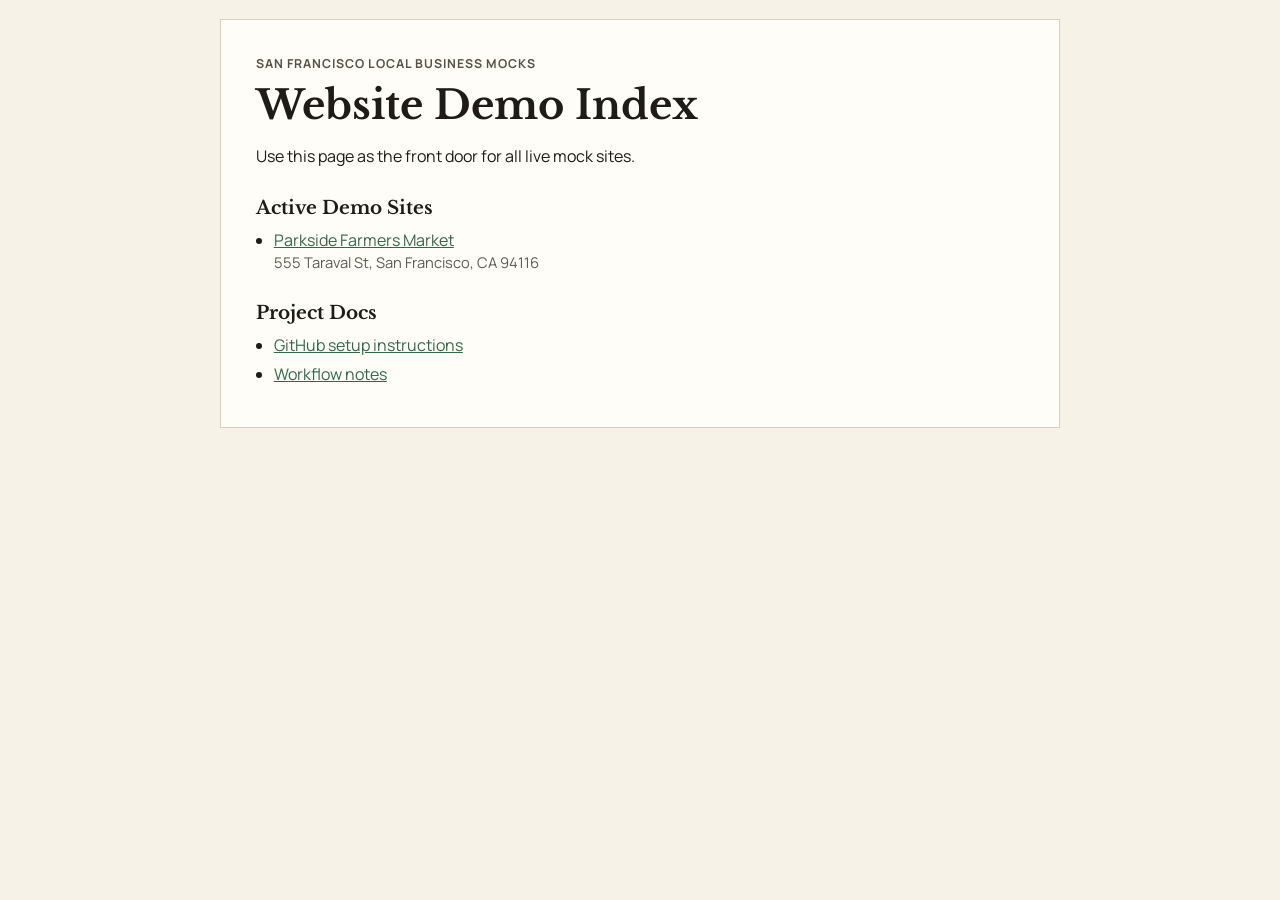
<file: index.html>
<!doctype html>
<html lang="en">
  <head>
    <meta charset="UTF-8" />
    <meta name="viewport" content="width=device-width, initial-scale=1.0" />
    <title>Local Business Mock Sites</title>
    <meta
      name="description"
      content="A local-business mock site index for live demo links."
    />
    <link rel="preconnect" href="https://fonts.googleapis.com" />
    <link rel="preconnect" href="https://fonts.gstatic.com" crossorigin />
    <link
      href="https://fonts.googleapis.com/css2?family=Libre+Baskerville:wght@400;700&family=Manrope:wght@400;600;700&display=swap"
      rel="stylesheet"
    />
    <link rel="stylesheet" href="styles.css" />
  </head>
  <body>
    <main class="hub">
      <header>
        <p class="eyebrow">San Francisco Local Business Mocks</p>
        <h1>Website Demo Index</h1>
        <p>
          Use this page as the front door for all live mock sites.
        </p>
      </header>

      <section aria-labelledby="active-sites">
        <h2 id="active-sites">Active Demo Sites</h2>
        <ul class="site-list">
          <li>
            <a href="sites/parkside-farmers-market/index.html">Parkside Farmers Market</a>
            <span>555 Taraval St, San Francisco, CA 94116</span>
          </li>
        </ul>
      </section>

      <section aria-labelledby="setup">
        <h2 id="setup">Project Docs</h2>
        <ul class="doc-list">
          <li><a href="GITHUB_SETUP.md">GitHub setup instructions</a></li>
          <li><a href="README.md">Workflow notes</a></li>
        </ul>
      </section>
    </main>
  </body>
</html>
</file>
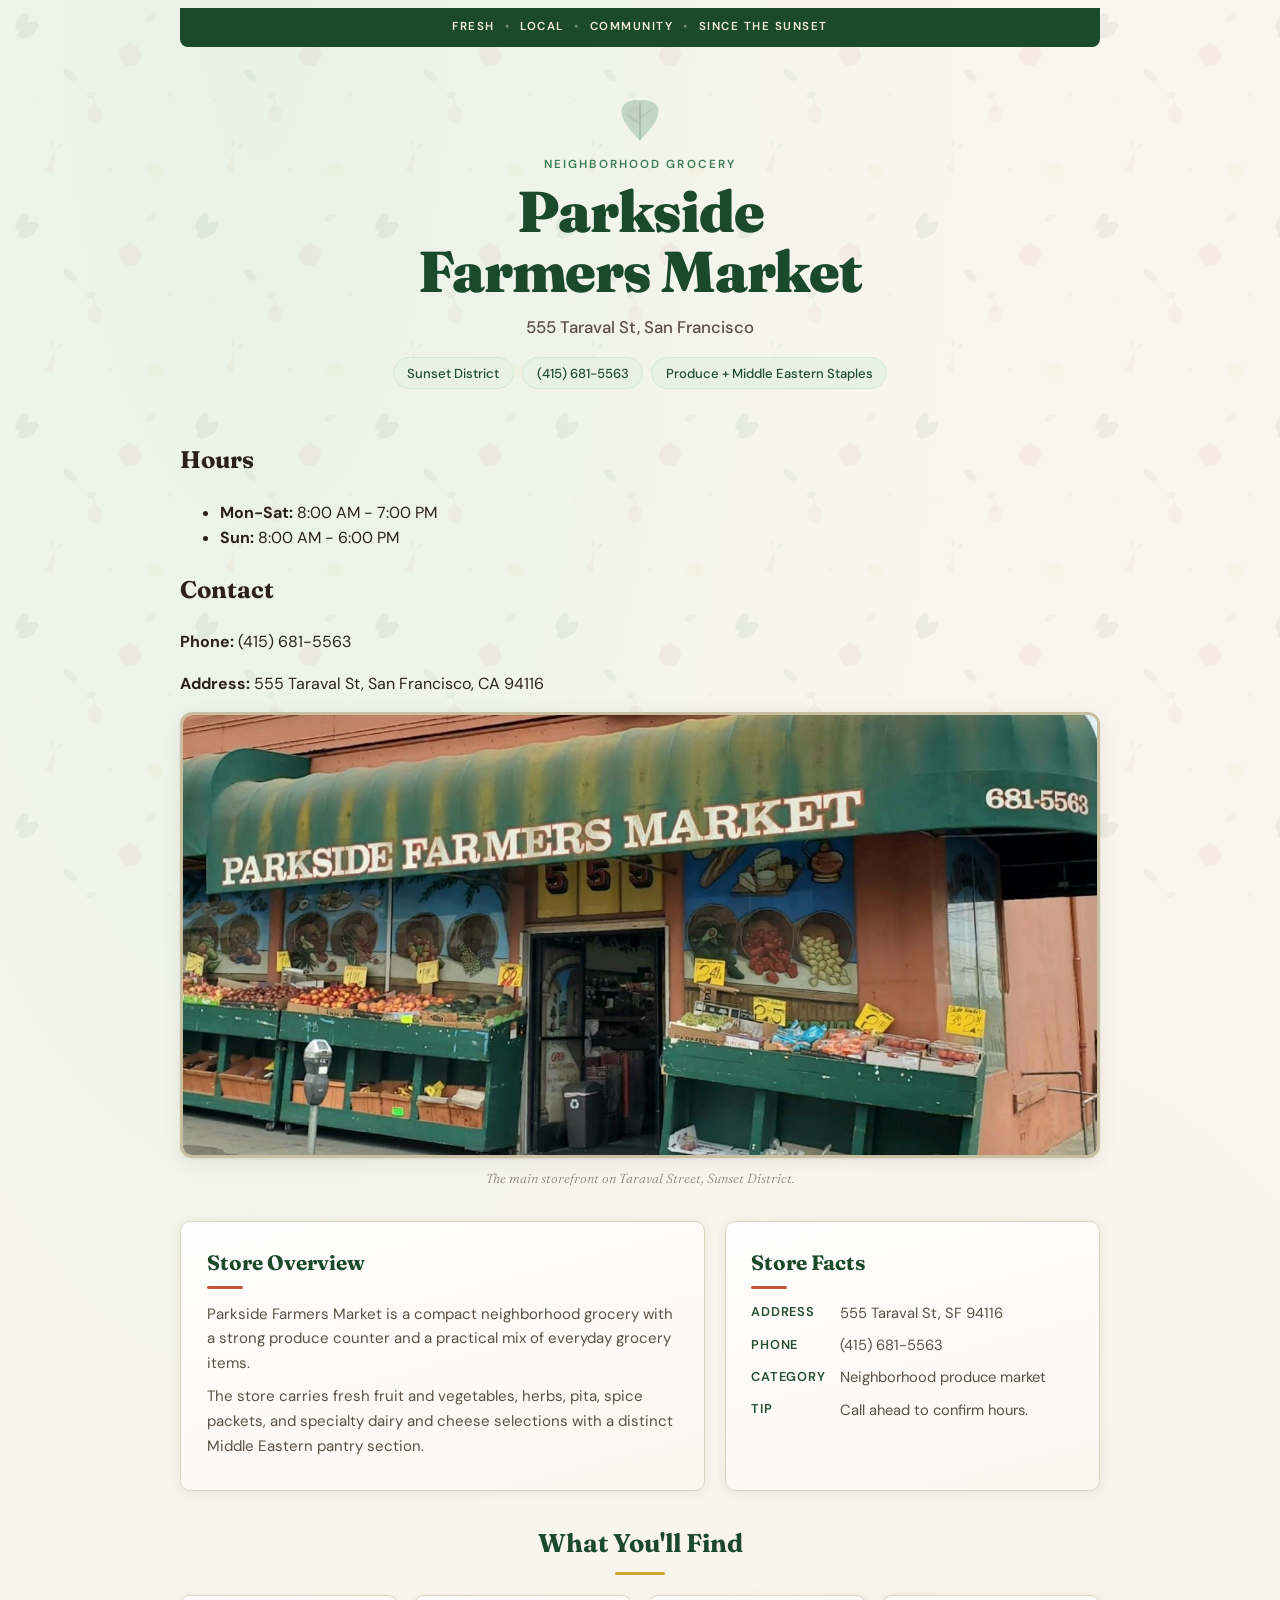
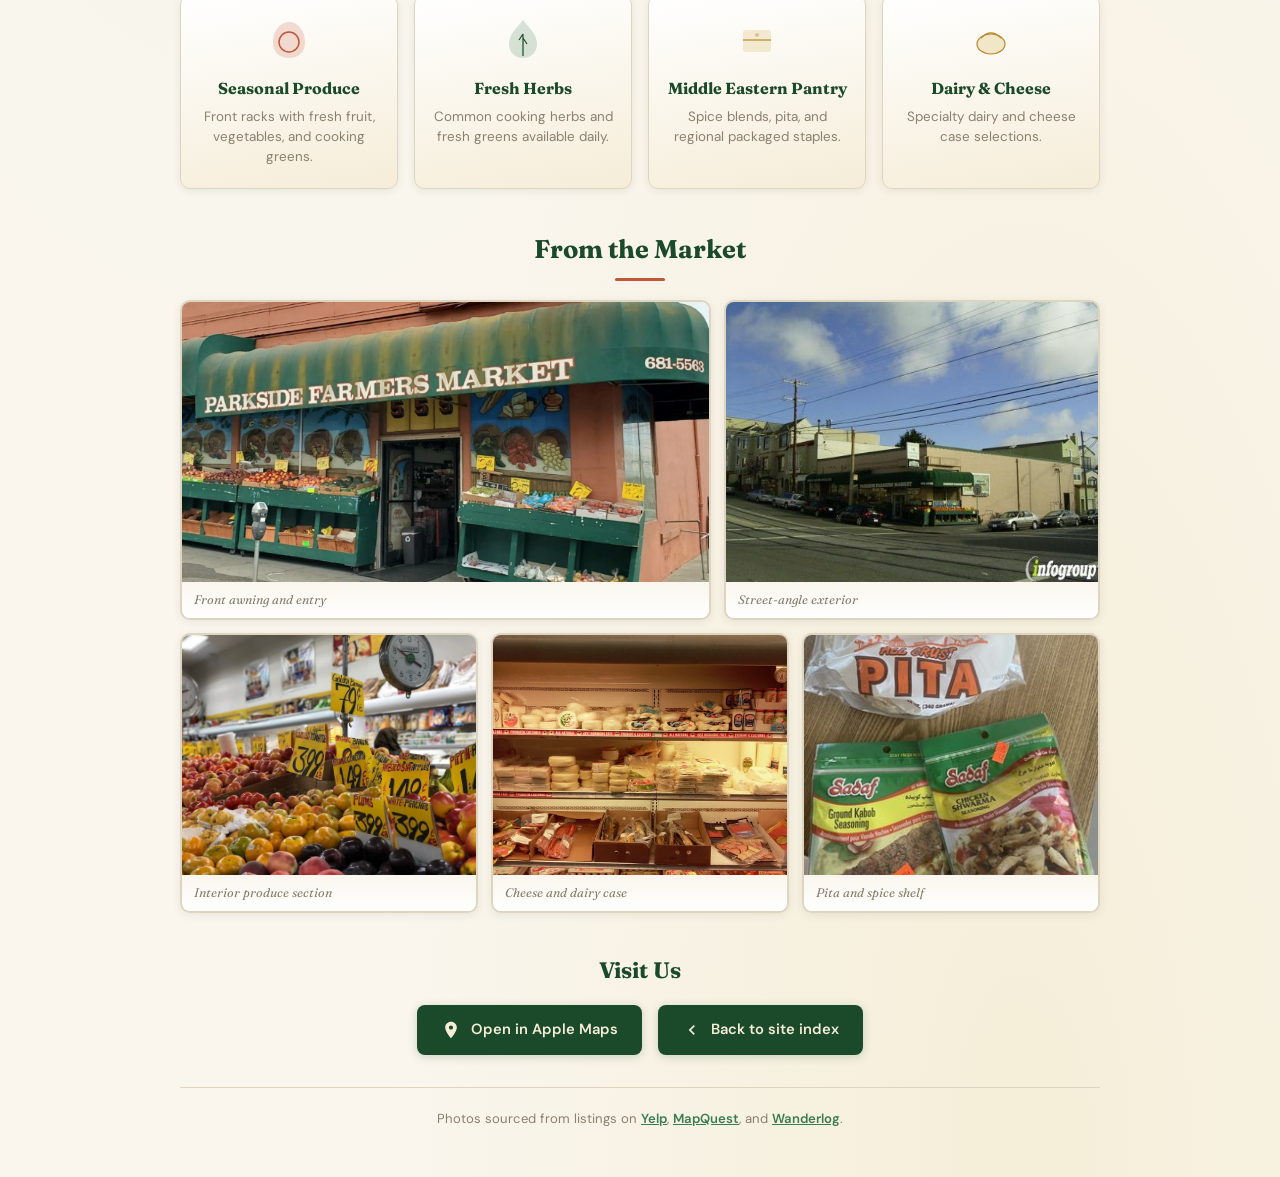
<file: sites/parkside-farmers-market/index.html>
<!doctype html>
<html lang="en">
  <head>
    <meta charset="UTF-8" />
    <meta name="viewport" content="width=device-width, initial-scale=1.0" />
    <title>Parkside Farmers Market | San Francisco</title>
    <meta
      name="description"
      content="Parkside Farmers Market in San Francisco: produce, Middle Eastern staples, herbs, spices, and neighborhood market staples."
    />
    <link rel="preconnect" href="https://fonts.googleapis.com" />
    <link rel="preconnect" href="https://fonts.gstatic.com" crossorigin />
    <link
      href="https://fonts.googleapis.com/css2?family=Fraunces:ital,opsz,wght@0,9..144,300;0,9..144,500;0,9..144,700;0,9..144,900;1,9..144,400&family=DM+Sans:wght@400;500;600&display=swap"
      rel="stylesheet"
    />
    <link rel="stylesheet" href="styles.css" />
  </head>
  <body>
    <!-- Botanical SVG background pattern -->
    <svg class="bg-pattern" aria-hidden="true" xmlns="http://www.w3.org/2000/svg">
      <defs>
        <pattern id="produce" x="0" y="0" width="180" height="200" patternUnits="userSpaceOnUse">
          <!-- Leaf cluster top-left -->
          <g opacity="0.07" fill="#2d6a3f">
            <ellipse cx="28" cy="30" rx="12" ry="6" transform="rotate(-35 28 30)"/>
            <ellipse cx="22" cy="22" rx="10" ry="5" transform="rotate(-60 22 22)"/>
            <line x1="30" y1="36" x2="22" y2="18" stroke="#2d6a3f" stroke-width="1.2" opacity="0.5"/>
          </g>
          <!-- Tomato mid-right -->
          <g opacity="0.055" transform="translate(130,55)">
            <circle cx="0" cy="0" r="11" fill="#b5453a"/>
            <path d="M-3,-11 Q0,-16 3,-11" fill="#3d7a4a" stroke="none"/>
          </g>
          <!-- Carrot bottom-left -->
          <g opacity="0.06" transform="translate(55,150) rotate(15)">
            <path d="M0,0 L-4,22 L4,22 Z" fill="#c4793a"/>
            <path d="M-2,-2 Q-8,-10 -3,-6 M2,-2 Q8,-10 3,-6" stroke="#3d7a4a" stroke-width="1.2" fill="none"/>
          </g>
          <!-- Radish mid -->
          <g opacity="0.05" transform="translate(95,110)">
            <ellipse cx="0" cy="4" rx="7" ry="9" fill="#c45567"/>
            <line x1="0" y1="-5" x2="-2" y2="-14" stroke="#3d7a4a" stroke-width="1.2"/>
            <ellipse cx="-4" cy="-15" rx="5" ry="3" fill="#3d7a4a" transform="rotate(-20 -4 -15)"/>
          </g>
          <!-- Lemon top-right -->
          <g opacity="0.05" transform="translate(155,170)">
            <ellipse cx="0" cy="0" rx="9" ry="7" fill="#d4b745" transform="rotate(20)"/>
          </g>
          <!-- Small leaf scatter -->
          <ellipse cx="70" cy="75" rx="8" ry="4" fill="#2d6a3f" opacity="0.05" transform="rotate(40 70 75)"/>
          <ellipse cx="150" cy="18" rx="6" ry="3" fill="#2d6a3f" opacity="0.04" transform="rotate(-25 150 18)"/>
          <!-- Tiny dot accents like seeds -->
          <circle cx="110" cy="170" r="2" fill="#2d6a3f" opacity="0.04"/>
          <circle cx="35" cy="100" r="1.5" fill="#c4793a" opacity="0.04"/>
          <circle cx="170" cy="95" r="2" fill="#2d6a3f" opacity="0.035"/>
        </pattern>
      </defs>
      <rect width="100%" height="100%" fill="url(#produce)" />
    </svg>

    <div class="page">
      <!-- Top ribbon -->
      <div class="ribbon" aria-hidden="true">
        <span>Fresh</span>
        <span>Local</span>
        <span>Community</span>
        <span>Since the Sunset</span>
      </div>

      <header class="masthead">
        <div class="masthead-badge">
          <svg viewBox="0 0 80 80" aria-hidden="true" class="leaf-icon">
            <path d="M40 70 C20 50 5 30 15 15 C25 5 40 8 40 8 C40 8 55 5 65 15 C75 30 60 50 40 70Z" fill="var(--green-mid)" opacity="0.25"/>
            <path d="M40 68 C40 68 40 25 40 12" stroke="var(--green-deep)" stroke-width="1.5" fill="none" opacity="0.3"/>
            <path d="M40 45 C32 38 25 35 20 30" stroke="var(--green-deep)" stroke-width="1" fill="none" opacity="0.2"/>
            <path d="M40 35 C48 28 55 26 58 22" stroke="var(--green-deep)" stroke-width="1" fill="none" opacity="0.2"/>
          </svg>
        </div>
        <p class="kicker">Neighborhood Grocery</p>
        <h1>Parkside<br/>Farmers Market</h1>
        <p class="subtitle">555 Taraval St, San Francisco</p>
        <div class="meta-pills">
          <span>Sunset District</span>
          <span>(415) 681-5563</span>
          <span>Produce + Middle Eastern Staples</span>
        </div>
      </header>

      <section class="quick-info" aria-labelledby="hours-contact">
        <div class="hours-panel">
          <h2 id="hours-contact">Hours</h2>
          <ul>
            <li><strong>Mon-Sat:</strong> 8:00 AM - 7:00 PM</li>
            <li><strong>Sun:</strong> 8:00 AM - 6:00 PM</li>
          </ul>
        </div>
        <div class="contact-panel">
          <h2>Contact</h2>
          <p><strong>Phone:</strong> (415) 681-5563</p>
          <p><strong>Address:</strong> 555 Taraval St, San Francisco, CA 94116</p>
        </div>
      </section>

      <figure class="hero">
        <div class="hero-frame">
          <img src="assets/storefront-main.jpg" alt="Main storefront of Parkside Farmers Market on Taraval Street" />
        </div>
        <figcaption>The main storefront on Taraval Street, Sunset District.</figcaption>
      </figure>

      <section class="overview-grid" aria-labelledby="store-overview">
        <article class="card card-overview">
          <h2 id="store-overview">Store Overview</h2>
          <p>
            Parkside Farmers Market is a compact neighborhood grocery with a strong produce counter and a practical mix of everyday grocery items.
          </p>
          <p>
            The store carries fresh fruit and vegetables, herbs, pita, spice packets, and specialty dairy and cheese selections with a distinct Middle Eastern pantry section.
          </p>
        </article>
        <article class="card card-facts">
          <h2>Store Facts</h2>
          <dl class="facts">
            <dt>Address</dt>
            <dd>555 Taraval St, SF 94116</dd>
            <dt>Phone</dt>
            <dd>(415) 681-5563</dd>
            <dt>Category</dt>
            <dd>Neighborhood produce market</dd>
            <dt>Tip</dt>
            <dd>Call ahead to confirm hours.</dd>
          </dl>
        </article>
      </section>

      <section class="find-section" aria-labelledby="what-youll-find">
        <h2 id="what-youll-find">What You'll Find</h2>
        <div class="find-grid">
          <div class="find-card">
            <div class="find-icon" aria-hidden="true">
              <svg viewBox="0 0 48 48"><path d="M24 6c-8 0-16 8-16 20s8 16 16 16 16-4 16-16S32 6 24 6z" fill="var(--terracotta)" opacity="0.2"/><circle cx="24" cy="26" r="10" fill="none" stroke="var(--terracotta)" stroke-width="1.5"/></svg>
            </div>
            <h3>Seasonal Produce</h3>
            <p>Front racks with fresh fruit, vegetables, and cooking greens.</p>
          </div>
          <div class="find-card">
            <div class="find-icon" aria-hidden="true">
              <svg viewBox="0 0 48 48"><path d="M24 4 C18 12 10 18 10 28 C10 36 16 42 24 42 C32 42 38 36 38 28 C38 18 30 12 24 4z" fill="var(--green-mid)" opacity="0.2"/><path d="M24 40 V18 M20 24 L24 18 M28 28 L24 22" stroke="var(--green-deep)" stroke-width="1.2" fill="none"/></svg>
            </div>
            <h3>Fresh Herbs</h3>
            <p>Common cooking herbs and fresh greens available daily.</p>
          </div>
          <div class="find-card">
            <div class="find-icon" aria-hidden="true">
              <svg viewBox="0 0 48 48"><rect x="10" y="14" width="28" height="22" rx="3" fill="var(--amber)" opacity="0.2"/><line x1="10" y1="24" x2="38" y2="24" stroke="var(--amber-deep)" stroke-width="1.2"/><circle cx="24" cy="19" r="2" fill="var(--amber-deep)" opacity="0.4"/></svg>
            </div>
            <h3>Middle Eastern Pantry</h3>
            <p>Spice blends, pita, and regional packaged staples.</p>
          </div>
          <div class="find-card">
            <div class="find-icon" aria-hidden="true">
              <svg viewBox="0 0 48 48"><ellipse cx="24" cy="28" rx="14" ry="10" fill="var(--cream-accent)" stroke="var(--amber-deep)" stroke-width="1.2"/><path d="M14 22 Q24 12 34 22" fill="none" stroke="var(--amber-deep)" stroke-width="1.2"/></svg>
            </div>
            <h3>Dairy & Cheese</h3>
            <p>Specialty dairy and cheese case selections.</p>
          </div>
        </div>
      </section>

      <section class="photo-band" aria-label="Store and produce reference photos">
        <h2>From the Market</h2>
        <div class="photo-grid">
          <figure class="photo-card">
            <img src="assets/storefront-main.jpg" alt="Front entry and produce stand at Parkside Farmers Market" />
            <figcaption>Front awning and entry</figcaption>
          </figure>
          <figure class="photo-card">
            <img src="assets/storefront-street.jpg" alt="Street view of Parkside Farmers Market building on Taraval Street" />
            <figcaption>Street-angle exterior</figcaption>
          </figure>
          <figure class="photo-card">
            <img src="assets/produce-aisle.jpg" alt="Fruit and produce section inside Parkside Farmers Market" />
            <figcaption>Interior produce section</figcaption>
          </figure>
          <figure class="photo-card">
            <img src="assets/cheese-case.jpg" alt="Cheese and specialty dairy case at Parkside Farmers Market" />
            <figcaption>Cheese and dairy case</figcaption>
          </figure>
          <figure class="photo-card">
            <img src="assets/spices-and-pita.jpg" alt="Middle Eastern spices and pita from Parkside Farmers Market" />
            <figcaption>Pita and spice shelf</figcaption>
          </figure>
        </div>
      </section>

      <section class="links-section" aria-labelledby="directions-and-links">
        <h2 id="directions-and-links">Visit Us</h2>
        <div class="link-cards">
          <a href="https://maps.apple.com/?q=Parkside+Farmers+Market+555+Taraval+St+San+Francisco" target="_blank" rel="noopener noreferrer" class="link-card">
            <svg viewBox="0 0 24 24" class="link-icon" aria-hidden="true"><path d="M12 2C8.13 2 5 5.13 5 9c0 5.25 7 13 7 13s7-7.75 7-13c0-3.87-3.13-7-7-7zm0 9.5c-1.38 0-2.5-1.12-2.5-2.5s1.12-2.5 2.5-2.5 2.5 1.12 2.5 2.5-1.12 2.5-2.5 2.5z" fill="currentColor"/></svg>
            <span>Open in Apple Maps</span>
          </a>
          <a href="../../index.html" target="_self" class="link-card">
            <svg viewBox="0 0 24 24" class="link-icon" aria-hidden="true"><path d="M15.41 7.41L14 6l-6 6 6 6 1.41-1.41L10.83 12z" fill="currentColor"/></svg>
            <span>Back to site index</span>
          </a>
        </div>
      </section>

      <footer>
        <p>
          Photos sourced from listings on
          <a href="https://www.yelp.com/biz/parkside-farmers-market-san-francisco" target="_blank" rel="noopener noreferrer">Yelp</a>,
          <a href="https://www.mapquest.com/us/california/parkside-farmers-market-11784413" target="_blank" rel="noopener noreferrer">MapQuest</a>,
          and
          <a href="https://wanderlog.com/place/details/7019731/parkside-farmers-market" target="_blank" rel="noopener noreferrer">Wanderlog</a>.
        </p>
      </footer>
    </div>
  </body>
</html>
</file>
<file: styles.css>
:root {
  --bg: #f7f2e7;
  --paper: #fffdf8;
  --ink: #1f1b16;
  --line: #d8cfbf;
  --accent: #2f6a47;
}

* {
  box-sizing: border-box;
}

body {
  margin: 0;
  background: var(--bg);
  color: var(--ink);
  font-family: "Manrope", "Avenir Next", sans-serif;
  padding: 1.2rem;
}

.hub {
  width: min(840px, 100%);
  margin: 0 auto;
  background: var(--paper);
  border: 1px solid var(--line);
  padding: clamp(1.2rem, 4vw, 2.2rem);
}

.eyebrow {
  margin: 0;
  font-size: 0.77rem;
  font-weight: 700;
  letter-spacing: 0.08em;
  text-transform: uppercase;
  color: #575248;
}

h1 {
  margin: 0.55rem 0 0;
  font-family: "Libre Baskerville", Georgia, serif;
  font-size: clamp(1.6rem, 4vw, 2.5rem);
  line-height: 1.2;
}

h2 {
  margin: 1.8rem 0 0.6rem;
  font-family: "Libre Baskerville", Georgia, serif;
  font-size: 1.15rem;
}

ul {
  margin: 0;
  padding-left: 1.1rem;
}

.site-list li,
.doc-list li {
  margin: 0.45rem 0;
}

.site-list span {
  display: block;
  color: #5f5b52;
  font-size: 0.92rem;
  margin-top: 0.1rem;
}

a {
  color: var(--accent);
}

a:hover {
  text-decoration-thickness: 2px;
}
</file>
<file: sites/parkside-farmers-market/styles.css>
/* ============================================
   Parkside Farmers Market — Harvest Seed Catalog
   ============================================ */

:root {
  --cream: #faf6ee;
  --cream-warm: #f5edd8;
  --cream-accent: #f0e6c8;
  --green-deep: #1a4a2a;
  --green-dark: #224d30;
  --green-mid: #3a7d52;
  --green-light: #6aad7b;
  --green-pale: #d2e8d0;
  --green-wash: #e8f2e4;
  --terracotta: #c0563a;
  --terracotta-light: #d98a6e;
  --amber: #d4a33e;
  --amber-deep: #b8882a;
  --ink: #2a2218;
  --ink-soft: #5a5043;
  --ink-muted: #8a8070;
  --border: #c8bfa0;
  --border-light: #ddd5c0;
  --shadow-warm: rgba(42, 34, 24, 0.08);
  --shadow-deep: rgba(42, 34, 24, 0.15);
}

* {
  box-sizing: border-box;
}

/* ---- Background pattern layer ---- */

.bg-pattern {
  position: fixed;
  inset: 0;
  width: 100%;
  height: 100%;
  z-index: -1;
  pointer-events: none;
}

body {
  margin: 0;
  background: var(--cream);
  background-image:
    radial-gradient(ellipse at 20% 0%, var(--green-wash) 0%, transparent 50%),
    radial-gradient(ellipse at 80% 100%, #f5eed8 0%, transparent 45%);
  color: var(--ink);
  font-family: "DM Sans", "Avenir Next", system-ui, sans-serif;
  line-height: 1.6;
  -webkit-font-smoothing: antialiased;
}

.page {
  width: min(920px, 92vw);
  margin: 0 auto;
  padding: 0.5rem 0 3rem;
}

h1, h2, h3 {
  font-family: "Fraunces", Georgia, serif;
  font-weight: 700;
}

/* ---- Animations ---- */

@keyframes fadeUp {
  from { opacity: 0; transform: translateY(18px); }
  to { opacity: 1; transform: translateY(0); }
}

@keyframes fadeIn {
  from { opacity: 0; }
  to { opacity: 1; }
}

@keyframes growIn {
  from { opacity: 0; transform: scale(0.92); }
  to { opacity: 1; transform: scale(1); }
}

/* ---- Top ribbon ---- */

.ribbon {
  display: flex;
  justify-content: center;
  gap: 1.6rem;
  padding: 0.65rem 1rem;
  margin-bottom: 1.5rem;
  background: var(--green-deep);
  color: var(--cream-warm);
  font-size: 0.72rem;
  font-weight: 600;
  letter-spacing: 0.13em;
  text-transform: uppercase;
  border-radius: 0 0 8px 8px;
  animation: fadeIn 0.6s ease both;
}

.ribbon span {
  position: relative;
}

.ribbon span:not(:last-child)::after {
  content: "\2022";
  position: absolute;
  right: -0.95rem;
  opacity: 0.4;
}

/* ---- Masthead ---- */

.masthead {
  text-align: center;
  padding: 1.5rem 1rem 2rem;
  animation: fadeUp 0.7s ease both;
  animation-delay: 0.1s;
  position: relative;
}

.masthead-badge {
  display: flex;
  justify-content: center;
  margin-bottom: 0.5rem;
}

.leaf-icon {
  width: 52px;
  height: 52px;
  animation: growIn 0.8s ease both;
  animation-delay: 0.3s;
}

.kicker {
  margin: 0;
  font-size: 0.73rem;
  font-weight: 600;
  text-transform: uppercase;
  letter-spacing: 0.18em;
  color: var(--green-mid);
}

h1 {
  margin: 0.5rem 0 0;
  font-size: clamp(2.4rem, 6vw, 3.6rem);
  line-height: 1.05;
  color: var(--green-deep);
  font-weight: 900;
  letter-spacing: -0.02em;
}

.subtitle {
  margin: 0.7rem 0 0;
  font-size: 1.05rem;
  color: var(--ink-soft);
  font-weight: 500;
}

.meta-pills {
  display: flex;
  flex-wrap: wrap;
  justify-content: center;
  gap: 0.5rem;
  margin-top: 1rem;
}

.meta-pills span {
  background: var(--green-wash);
  color: var(--green-dark);
  border: 1px solid var(--green-pale);
  padding: 0.3rem 0.85rem;
  border-radius: 100px;
  font-size: 0.82rem;
  font-weight: 500;
}

/* ---- Hero ---- */

.hero {
  margin: 0 0 2rem;
  animation: fadeUp 0.7s ease both;
  animation-delay: 0.25s;
}

.hero-frame {
  border-radius: 12px;
  overflow: hidden;
  border: 3px solid var(--border);
  box-shadow:
    0 4px 20px var(--shadow-warm),
    0 1px 3px var(--shadow-warm);
  position: relative;
}

.hero-frame::after {
  content: "";
  position: absolute;
  inset: 0;
  border-radius: 12px;
  box-shadow: inset 0 0 40px rgba(26, 74, 42, 0.06);
  pointer-events: none;
}

.hero img {
  width: 100%;
  max-height: 440px;
  object-fit: cover;
  display: block;
  transition: transform 0.6s cubic-bezier(0.25, 0.46, 0.45, 0.94);
}

.hero-frame:hover img {
  transform: scale(1.02);
}

.hero figcaption {
  margin-top: 0.6rem;
  text-align: center;
  font-size: 0.82rem;
  color: var(--ink-muted);
  font-style: italic;
  font-family: "Fraunces", Georgia, serif;
  font-weight: 300;
}

/* ---- Overview grid ---- */

.overview-grid {
  display: grid;
  grid-template-columns: 1.4fr 1fr;
  gap: 1.2rem;
  margin-bottom: 2rem;
  animation: fadeUp 0.7s ease both;
  animation-delay: 0.35s;
}

.card {
  background: linear-gradient(165deg, #fff 0%, var(--cream) 100%);
  border: 1px solid var(--border-light);
  border-radius: 10px;
  padding: 1.5rem 1.6rem;
  box-shadow: 0 2px 12px var(--shadow-warm);
  transition: box-shadow 0.3s ease, transform 0.3s ease;
}

.card:hover {
  box-shadow: 0 6px 24px var(--shadow-deep);
  transform: translateY(-2px);
}

.card h2 {
  margin: 0 0 0.8rem;
  font-size: 1.3rem;
  color: var(--green-deep);
  position: relative;
  padding-bottom: 0.6rem;
}

.card h2::after {
  content: "";
  position: absolute;
  bottom: 0;
  left: 0;
  width: 36px;
  height: 3px;
  background: var(--terracotta);
  border-radius: 2px;
}

.card p {
  margin: 0.5rem 0;
  color: var(--ink-soft);
  font-size: 0.94rem;
  line-height: 1.65;
}

/* Facts */

.facts {
  margin: 0;
  display: grid;
  grid-template-columns: auto 1fr;
  gap: 0.55rem 0.9rem;
  font-size: 0.92rem;
}

.facts dt {
  font-weight: 600;
  color: var(--green-dark);
  font-size: 0.8rem;
  text-transform: uppercase;
  letter-spacing: 0.06em;
  align-self: baseline;
  padding-top: 0.05rem;
}

.facts dd {
  margin: 0;
  color: var(--ink-soft);
}

/* ---- What You'll Find ---- */

.find-section {
  margin-bottom: 2.5rem;
  animation: fadeUp 0.7s ease both;
  animation-delay: 0.45s;
}

.find-section > h2 {
  text-align: center;
  font-size: 1.6rem;
  color: var(--green-deep);
  margin: 0 0 1.2rem;
  position: relative;
}

.find-section > h2::after {
  content: "";
  display: block;
  width: 50px;
  height: 3px;
  background: var(--amber);
  margin: 0.5rem auto 0;
  border-radius: 2px;
}

.find-grid {
  display: grid;
  grid-template-columns: repeat(4, 1fr);
  gap: 1rem;
}

.find-card {
  background: linear-gradient(170deg, #fff 0%, var(--cream-warm) 100%);
  border: 1px solid var(--border-light);
  border-radius: 10px;
  padding: 1.3rem 1.1rem;
  text-align: center;
  transition: transform 0.3s ease, box-shadow 0.3s ease;
  box-shadow: 0 2px 8px var(--shadow-warm);
}

.find-card:hover {
  transform: translateY(-4px);
  box-shadow: 0 8px 28px var(--shadow-deep);
}

.find-icon {
  width: 48px;
  height: 48px;
  margin: 0 auto 0.7rem;
}

.find-icon svg {
  width: 100%;
  height: 100%;
}

.find-card h3 {
  margin: 0 0 0.35rem;
  font-size: 1rem;
  color: var(--green-deep);
  font-weight: 700;
}

.find-card p {
  margin: 0;
  font-size: 0.84rem;
  color: var(--ink-muted);
  line-height: 1.5;
}

/* ---- Photo grid ---- */

.photo-band {
  margin-bottom: 2.5rem;
  animation: fadeUp 0.7s ease both;
  animation-delay: 0.55s;
}

.photo-band > h2 {
  text-align: center;
  font-size: 1.6rem;
  color: var(--green-deep);
  margin: 0 0 1.2rem;
}

.photo-band > h2::after {
  content: "";
  display: block;
  width: 50px;
  height: 3px;
  background: var(--terracotta);
  margin: 0.5rem auto 0;
  border-radius: 2px;
}

.photo-grid {
  display: grid;
  grid-template-columns: repeat(12, 1fr);
  gap: 0.8rem;
}

.photo-card {
  margin: 0;
  border-radius: 10px;
  overflow: hidden;
  border: 2px solid var(--border-light);
  box-shadow: 0 2px 10px var(--shadow-warm);
  transition: transform 0.35s ease, box-shadow 0.35s ease;
  background: var(--cream);
}

.photo-card:hover {
  transform: translateY(-3px) scale(1.01);
  box-shadow: 0 8px 30px var(--shadow-deep);
}

.photo-card:nth-child(1) { grid-column: 1 / span 7; }
.photo-card:nth-child(2) { grid-column: 8 / span 5; }
.photo-card:nth-child(3) { grid-column: 1 / span 4; }
.photo-card:nth-child(4) { grid-column: 5 / span 4; }
.photo-card:nth-child(5) { grid-column: 9 / span 4; }

.photo-card img {
  width: 100%;
  height: 240px;
  object-fit: cover;
  display: block;
  transition: transform 0.5s cubic-bezier(0.25, 0.46, 0.45, 0.94);
}

.photo-card:nth-child(1) img,
.photo-card:nth-child(2) img {
  height: 280px;
}

.photo-card:hover img {
  transform: scale(1.04);
}

.photo-card figcaption {
  padding: 0.5rem 0.75rem;
  font-size: 0.78rem;
  color: var(--ink-muted);
  font-style: italic;
  font-family: "Fraunces", Georgia, serif;
  background: linear-gradient(to bottom, var(--cream), #fff);
}

/* ---- Links / Visit Us ---- */

.links-section {
  margin-bottom: 2rem;
  animation: fadeUp 0.7s ease both;
  animation-delay: 0.6s;
}

.links-section > h2 {
  text-align: center;
  font-size: 1.4rem;
  color: var(--green-deep);
  margin: 0 0 1rem;
}

.link-cards {
  display: flex;
  gap: 1rem;
  justify-content: center;
}

.link-card {
  display: flex;
  align-items: center;
  gap: 0.6rem;
  padding: 0.85rem 1.5rem;
  background: var(--green-deep);
  color: var(--cream-warm);
  text-decoration: none;
  border-radius: 8px;
  font-size: 0.92rem;
  font-weight: 600;
  transition: background 0.25s ease, transform 0.25s ease, box-shadow 0.25s ease;
  box-shadow: 0 2px 10px rgba(26, 74, 42, 0.2);
}

.link-card:hover {
  background: var(--green-dark);
  color: #fff;
  transform: translateY(-2px);
  box-shadow: 0 6px 20px rgba(26, 74, 42, 0.3);
}

.link-icon {
  width: 20px;
  height: 20px;
  flex-shrink: 0;
}

/* ---- Footer ---- */

footer {
  margin-top: 1.5rem;
  padding: 1.2rem 0 0;
  border-top: 1px solid var(--border-light);
  text-align: center;
  animation: fadeIn 0.8s ease both;
  animation-delay: 0.7s;
}

footer p {
  font-size: 0.82rem;
  color: var(--ink-muted);
  margin: 0;
}

a {
  color: var(--green-mid);
  font-weight: 600;
  transition: color 0.2s ease;
}

a:hover {
  color: var(--terracotta);
}

/* ---- Responsive ---- */

@media (max-width: 768px) {
  .ribbon {
    gap: 0.8rem;
    font-size: 0.65rem;
    padding: 0.55rem 0.5rem;
    flex-wrap: wrap;
    justify-content: center;
  }

  h1 {
    font-size: 2.2rem;
  }

  .overview-grid {
    grid-template-columns: 1fr;
    gap: 1rem;
  }

  .find-grid {
    grid-template-columns: 1fr 1fr;
    gap: 0.8rem;
  }

  .photo-grid {
    grid-template-columns: 1fr 1fr;
    gap: 0.6rem;
  }

  .photo-card:nth-child(1) { grid-column: 1 / span 2; }
  .photo-card:nth-child(2),
  .photo-card:nth-child(3),
  .photo-card:nth-child(4),
  .photo-card:nth-child(5) { grid-column: auto; }

  .photo-card img,
  .photo-card:nth-child(1) img,
  .photo-card:nth-child(2) img {
    height: 200px;
  }

  .link-cards {
    flex-direction: column;
    align-items: center;
  }
}

@media (max-width: 480px) {
  .page {
    width: calc(100vw - 1rem);
  }

  .ribbon {
    font-size: 0.6rem;
    gap: 0.5rem;
  }

  h1 {
    font-size: 1.8rem;
  }

  .find-grid {
    grid-template-columns: 1fr;
  }

  .photo-grid {
    grid-template-columns: 1fr;
  }

  .photo-card:nth-child(1) { grid-column: auto; }

  .photo-card img,
  .photo-card:nth-child(1) img,
  .photo-card:nth-child(2) img {
    height: auto;
    max-height: 300px;
  }
}
</file>
